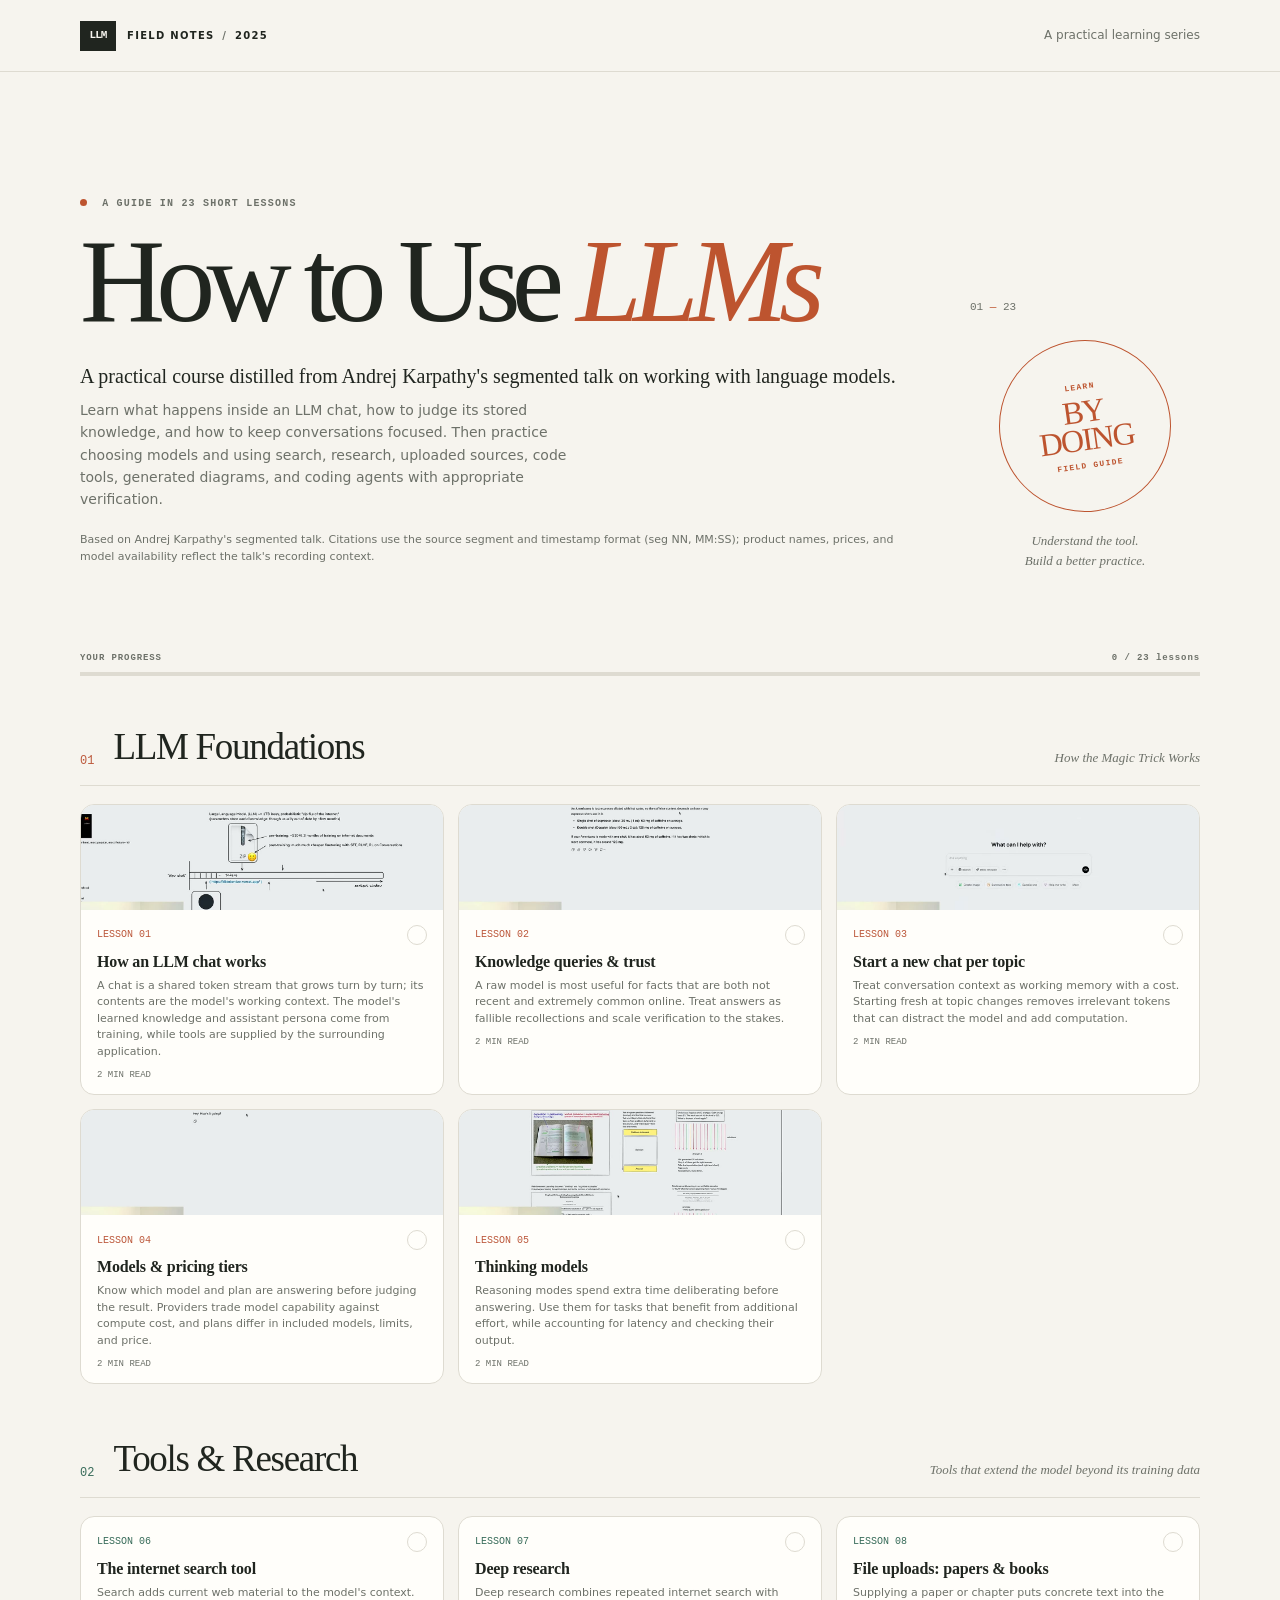
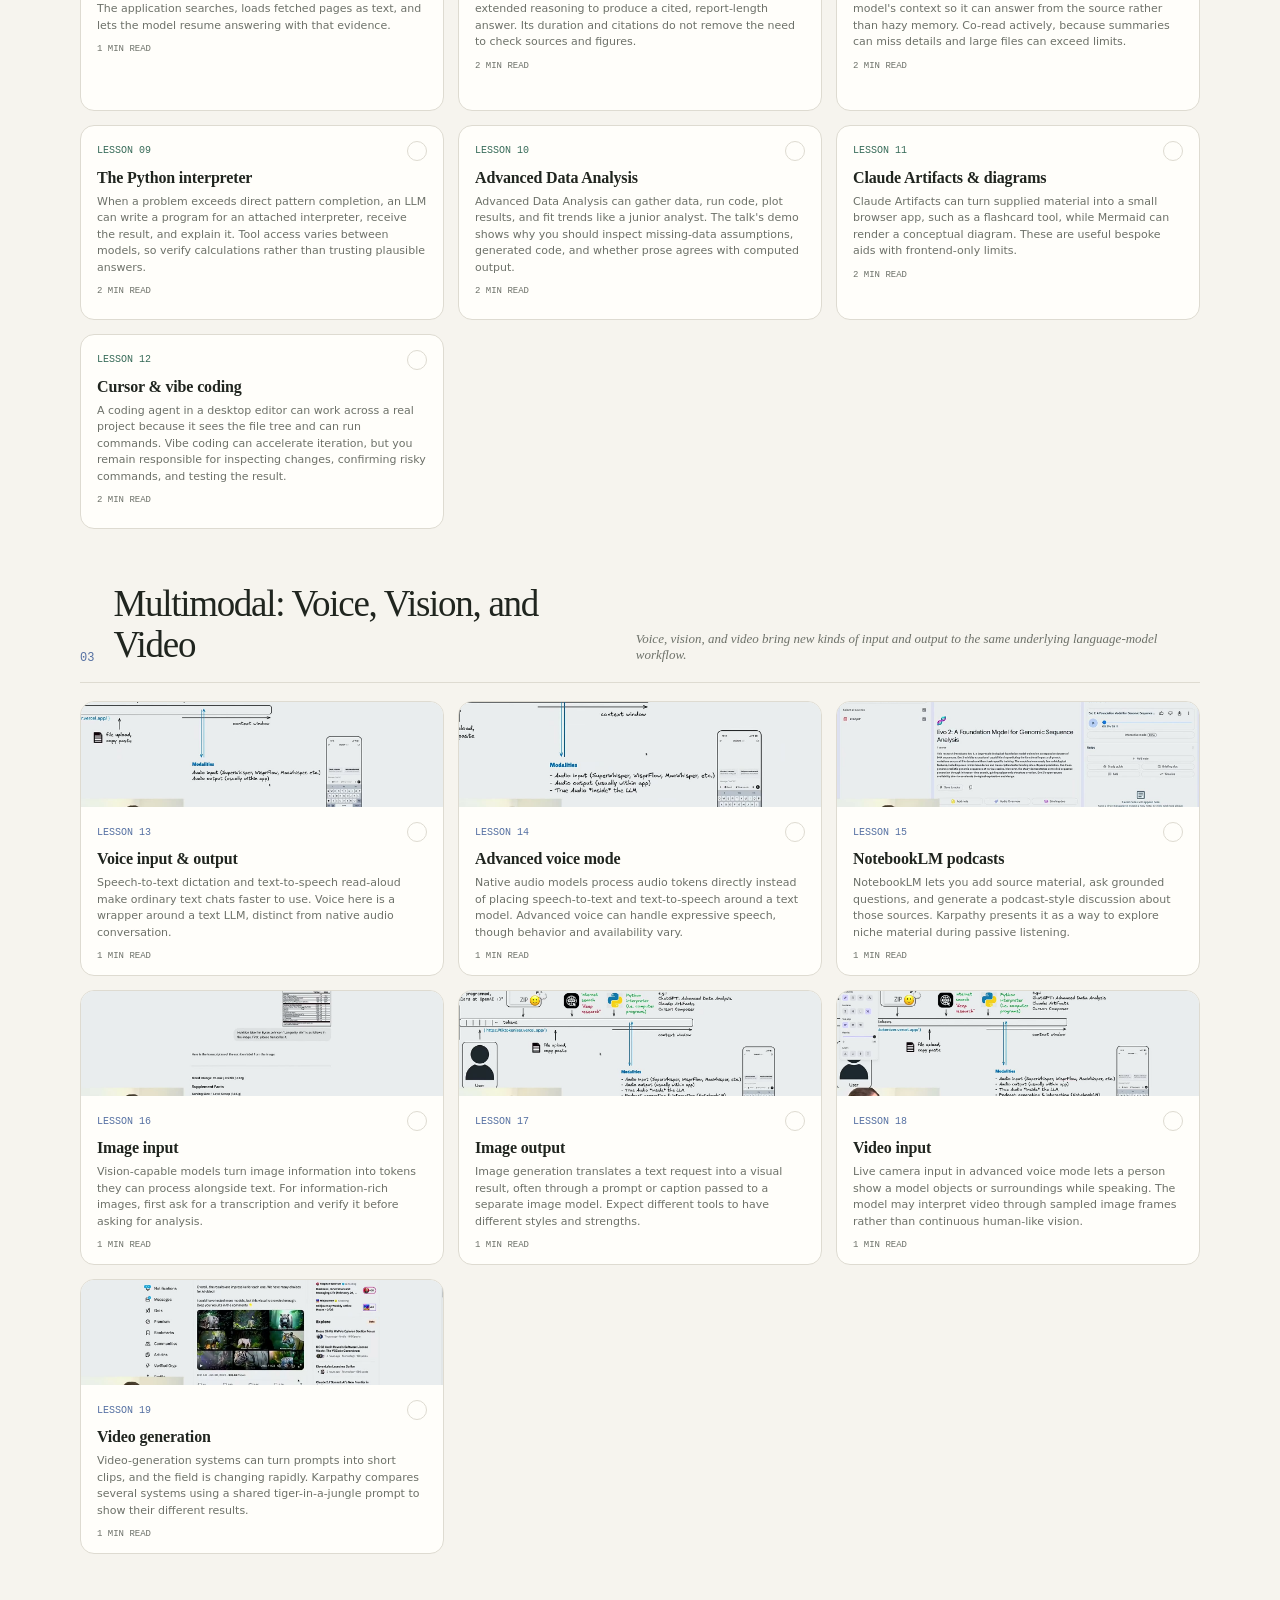
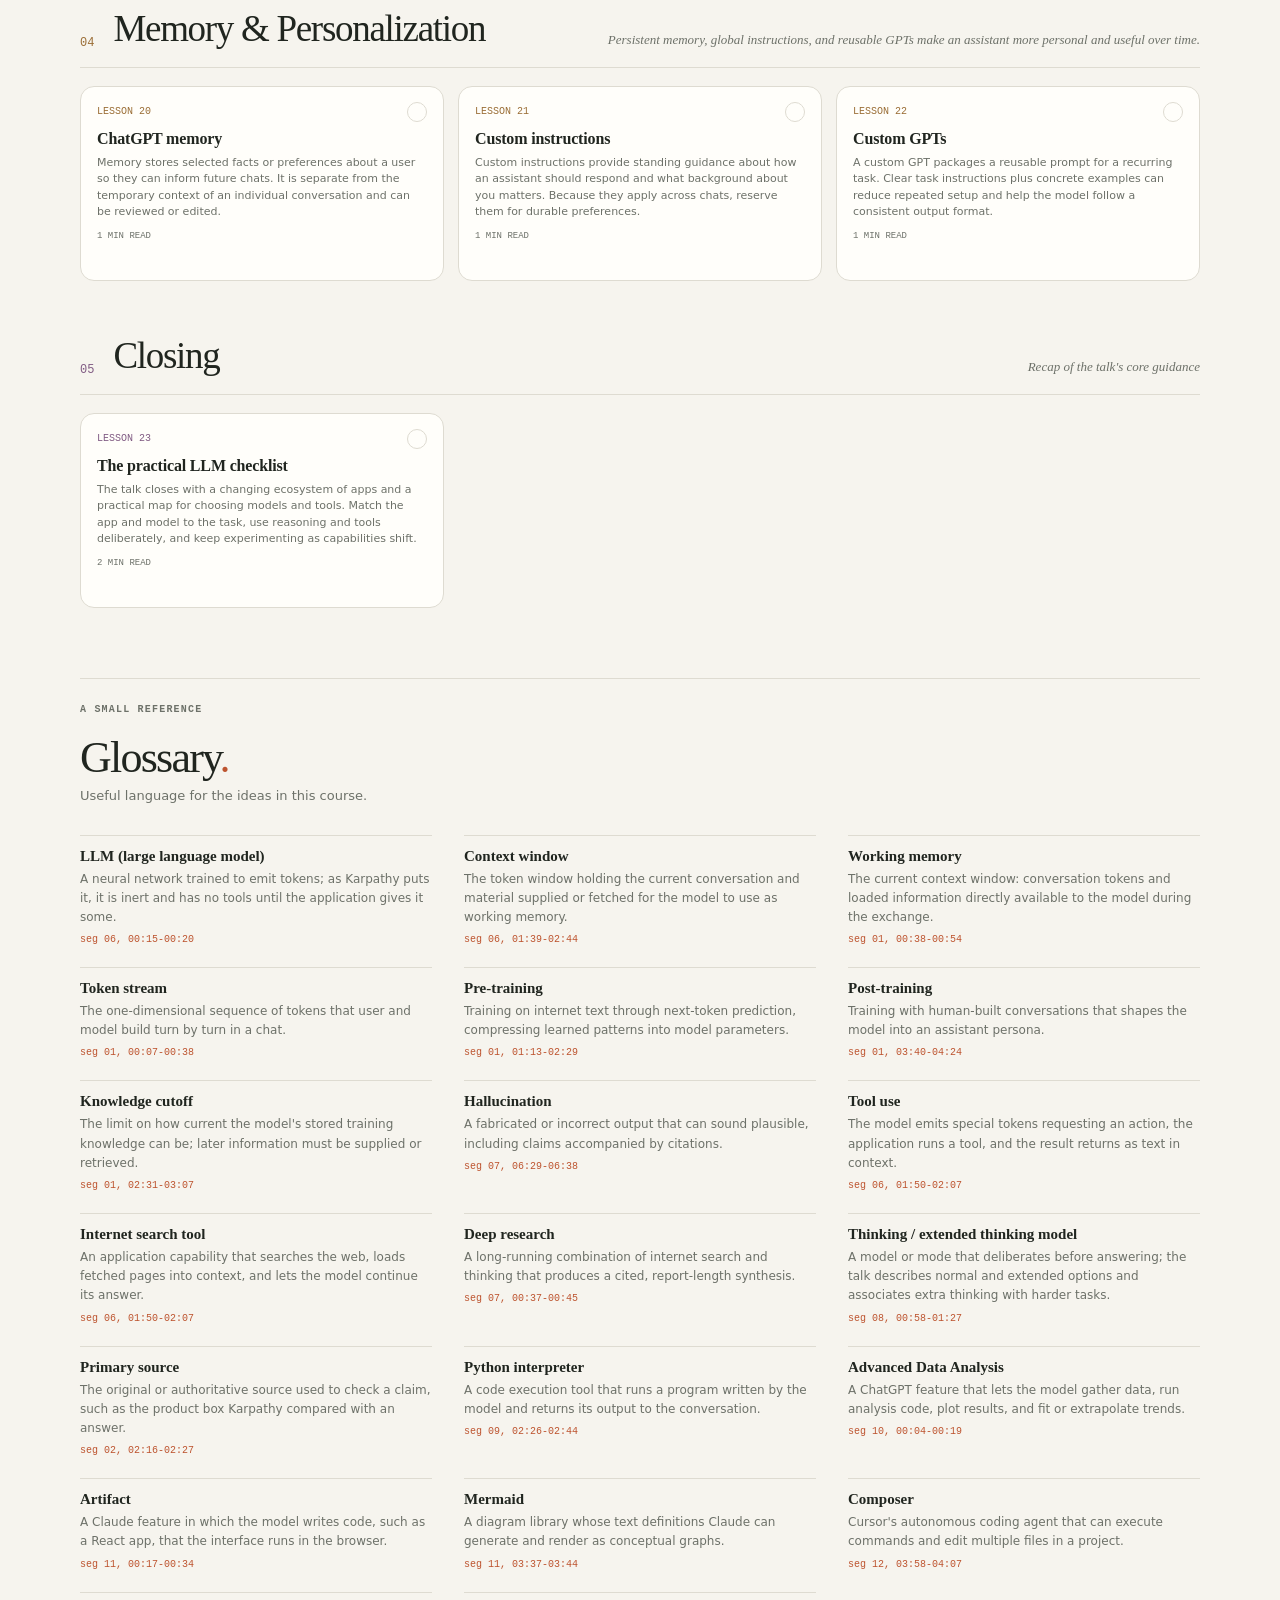
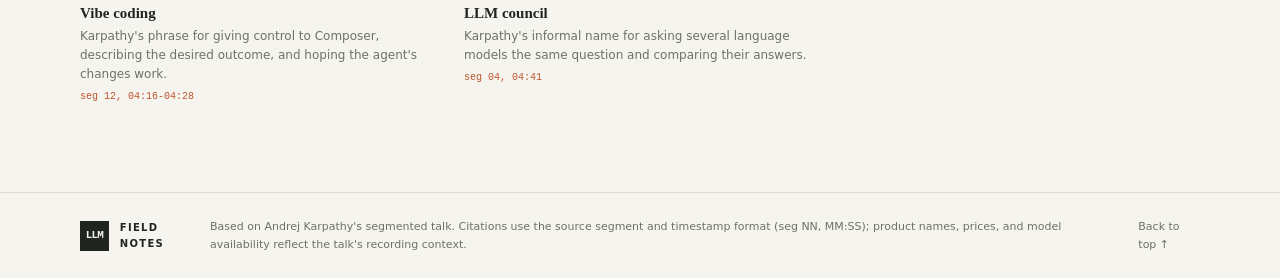
<file: index.html>
<!doctype html>
<html lang="en">
<head>
  <meta charset="utf-8">
  <meta name="viewport" content="width=device-width, initial-scale=1">
  <meta name="theme-color" content="#f6f4ee">
  <meta name="description" content="A thoughtful, practical guide to the ideas in Andrej Karpathy's talk on using large language models.">
  <title>How to Use LLMs — A field guide</title>
  <link rel="stylesheet" href="assets/css/site.css">
  <script src="assets/js/site.js" defer></script>
</head>
<body data-page="course">
  <a class="skip-link" href="#main">Skip to content</a>
  <header class="site-header"><a class="wordmark" href="index.html" aria-label="How to Use LLMs home"><span class="wordmark-mark">LLM</span><span>FIELD NOTES <span class="wordmark-divider">/</span> 2025</span></a><span class="header-note">A practical learning series</span></header>
  <main id="main">
    <section class="hero wrap" aria-labelledby="course-title">
      <div class="hero-copy"><p class="eyebrow"><span class="eyebrow-dot"></span> A GUIDE IN 23 SHORT LESSONS</p><h1 id="course-title">How to use<br><em>LLMs</em></h1><p class="hero-subtitle" id="course-subtitle"></p><p class="hero-description" id="course-description"></p><p class="attribution" id="course-attribution"></p></div>
      <aside class="hero-aside" aria-label="Course progress"><span class="aside-index">01 <i>—</i> 23</span><div class="hero-stamp"><span>LEARN</span><b>BY<br>DOING</b><span>FIELD GUIDE</span></div><p>Understand the tool.<br>Build a better practice.</p></aside>
    </section>
    <section class="progress-section wrap" aria-label="Your course progress"><div class="progress-label"><span>YOUR PROGRESS</span><span id="progress-count">0 / 23 lessons</span></div><div class="progress-track" role="progressbar" aria-label="Course progress" aria-valuemin="0" aria-valuemax="23" aria-valuenow="0"><span id="progress-fill"></span></div></section>
    <div id="course-content" class="wrap course-content" aria-live="polite"><p class="loading-note">Gathering the lesson notes…</p></div>
    <section class="glossary wrap" id="glossary"><div class="section-heading"><p class="eyebrow">A SMALL REFERENCE</p><h2>Glossary<span class="heading-period">.</span></h2><p>Useful language for the ideas in this course.</p></div><div class="glossary-grid" id="glossary-list"></div></section>
  </main>
  <footer class="site-footer"><div class="wrap footer-inner"><a class="wordmark" href="index.html"><span class="wordmark-mark">LLM</span><span>FIELD NOTES</span></a><p id="footer-attribution"></p><a class="back-top" href="#main">Back to top ↑</a></div></footer>
</body>
</html>
</file>
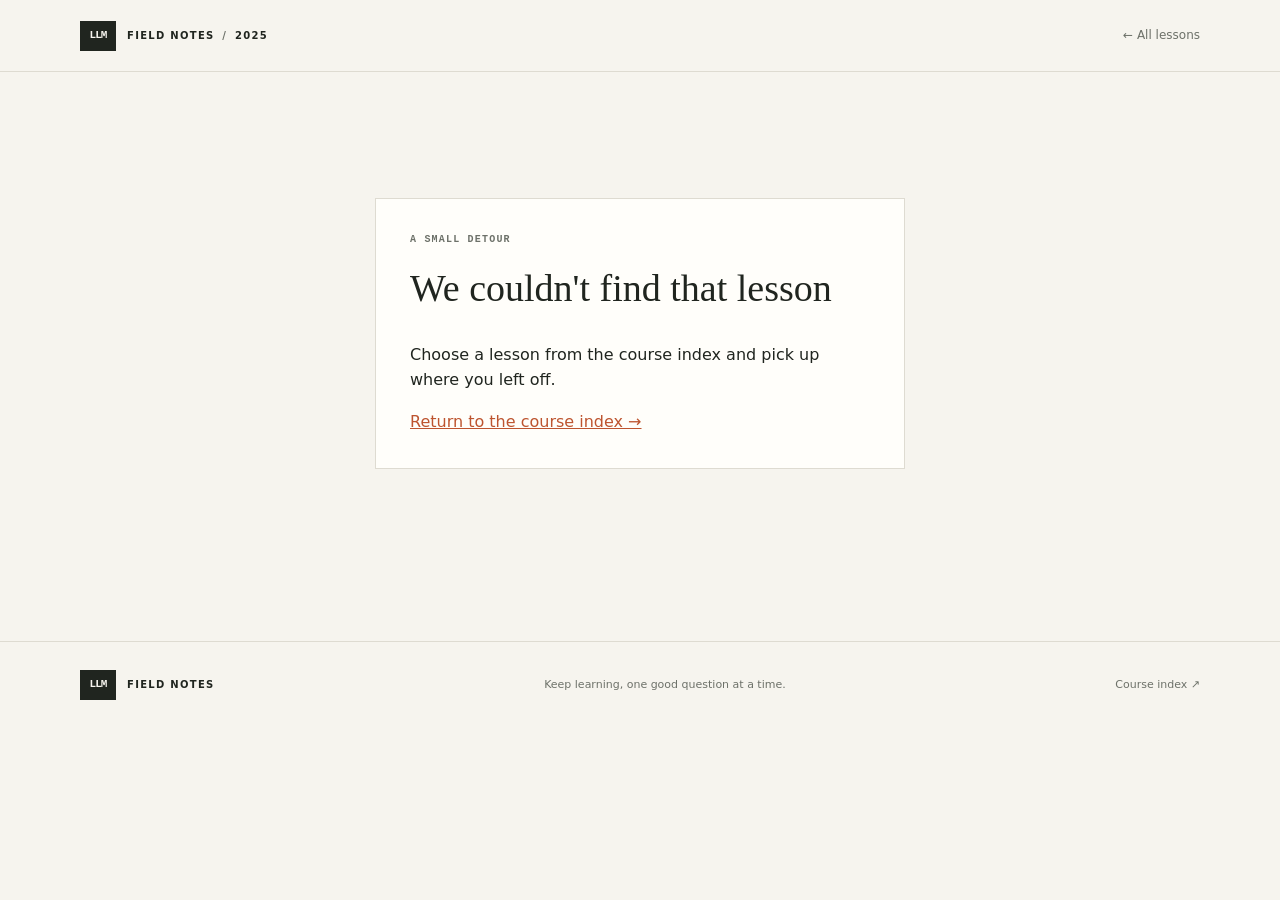
<file: lesson.html>
<!doctype html>
<html lang="en">
<head>
  <meta charset="utf-8">
  <meta name="viewport" content="width=device-width, initial-scale=1">
  <meta name="theme-color" content="#f6f4ee">
  <meta name="description" content="A short lesson from How to Use LLMs.">
  <title>Lesson — How to Use LLMs</title>
  <link rel="stylesheet" href="assets/css/site.css">
  <link rel="stylesheet" href="assets/css/quiz.css">
  <script src="assets/js/site.js" defer></script>
  <script src="assets/js/quiz.js" defer></script>
</head>
<body data-page="lesson">
  <a class="skip-link" href="#main">Skip to content</a>
  <header class="site-header"><a class="wordmark" href="index.html" aria-label="How to Use LLMs home"><span class="wordmark-mark">LLM</span><span>FIELD NOTES <span class="wordmark-divider">/</span> 2025</span></a><a class="header-back" href="index.html">← All lessons</a></header>
  <main id="main"><div id="lesson-root" class="wrap lesson-root" aria-live="polite"><p class="loading-note">Opening your lesson…</p></div></main>
  <footer class="site-footer"><div class="wrap footer-inner"><a class="wordmark" href="index.html"><span class="wordmark-mark">LLM</span><span>FIELD NOTES</span></a><p>Keep learning, one good question at a time.</p><a class="back-top" href="index.html">Course index ↗</a></div></footer>
</body>
</html>
</file>
<file: assets/css/site.css>
:root {
  color-scheme: light dark;
  --color-bg: #f6f4ee;
  --color-surface: #fffefa;
  --color-text: #20251f;
  --color-muted: #6d7169;
  --color-accent: #bd542f;
  --color-border: #dedbd1;
  --font-sans: Inter, ui-sans-serif, system-ui, -apple-system, BlinkMacSystemFont, "Segoe UI", sans-serif;
  --font-mono: "SFMono-Regular", Consolas, "Liberation Mono", monospace;
  --radius: 14px;
  --serif: Georgia, "Times New Roman", serif;
  --chapter-1: #bc583b;
  --chapter-2: #376b59;
  --chapter-3: #5570a2;
  --chapter-4: #9a6d35;
  --chapter-5: #805b83;
  font-family: var(--font-sans);
  background: var(--color-bg);
  color: var(--color-text);
  font-synthesis: none;
  text-rendering: optimizeLegibility;
}
@media (prefers-color-scheme: dark) {
  :root { --color-bg: #171a17; --color-surface: #202520; --color-text: #f0eee5; --color-muted: #a5aa9f; --color-accent: #f08b67; --color-border: #393f39; --chapter-1: #e18b6e; --chapter-2: #83b59d; --chapter-3: #9bb2e5; --chapter-4: #ddb576; --chapter-5: #c6a0c8; }
}
* { box-sizing: border-box; }
html { scroll-behavior: smooth; }
body { margin: 0; min-width: 320px; background: var(--color-bg); color: var(--color-text); line-height: 1.6; }
a { color: inherit; }
a:focus-visible, button:focus-visible { outline: 3px solid var(--color-accent); outline-offset: 4px; border-radius: 3px; }
::selection { background: var(--color-accent); color: #fff; }
.wrap { width: min(1120px, calc(100% - 48px)); margin-inline: auto; }
.skip-link { position: absolute; z-index: 20; top: 8px; left: 8px; padding: 9px 14px; transform: translateY(-160%); background: var(--color-text); color: var(--color-bg); }
.skip-link:focus { transform: translateY(0); }
.site-header { height: 72px; padding-inline: max(24px, calc((100vw - 1120px)/2)); border-bottom: 1px solid var(--color-border); display: flex; align-items: center; justify-content: space-between; }
.wordmark { display: inline-flex; align-items: center; gap: 11px; text-decoration: none; font-size: 10px; font-weight: 750; letter-spacing: .13em; }
.wordmark-mark { display: grid; place-items: center; width: 36px; height: 30px; background: var(--color-text); color: var(--color-bg); font-family: var(--font-mono); letter-spacing: -.08em; font-size: 11px; }
.wordmark-divider { color: var(--color-muted); padding-inline: 3px; }
.header-note, .header-back { color: var(--color-muted); font-size: 12px; text-decoration: none; }
.hero { display: grid; grid-template-columns: minmax(0, 1fr) 230px; gap: 50px; padding-block: clamp(66px, 10vw, 125px) 58px; }
.eyebrow { margin: 0 0 19px; color: var(--color-muted); font: 700 10px/1.4 var(--font-mono); letter-spacing: .12em; }
.eyebrow-dot { display: inline-block; width: 7px; height: 7px; margin-right: 8px; border-radius: 50%; background: var(--color-accent); }
h1,h2,h3,p { margin-top: 0; }
.hero h1 { margin: 0; font: 500 clamp(64px, 10vw, 118px)/.88 var(--serif); letter-spacing: -.075em; }
.hero h1 em { color: var(--color-accent); font-weight: 400; }
.hero-subtitle { margin: 28px 0 9px; font: 500 20px/1.4 var(--serif); }
.hero-description { max-width: 58ch; margin-bottom: 20px; color: var(--color-muted); font-size: 14px; }
.attribution { color: var(--color-muted); font-size: 11px; }
.hero-aside { align-self: end; padding-bottom: 6px; }
.aside-index { color: var(--color-muted); font: 11px var(--font-mono); }
.aside-index i { color: var(--color-accent); font-style: normal; }
.hero-stamp { width: 172px; height: 172px; margin: 22px auto 19px; border: 1px solid var(--color-accent); border-radius: 50%; display: flex; flex-direction: column; align-items: center; justify-content: center; transform: rotate(-8deg); color: var(--color-accent); font: 700 8px var(--font-mono); letter-spacing: .16em; }
.hero-stamp b { margin: 7px 0; text-align: center; font: 500 32px/.86 var(--serif); letter-spacing: -.05em; }
.hero-aside p { margin: 0; color: var(--color-muted); text-align: center; font: italic 13px/1.55 var(--serif); }
.progress-section { padding: 18px 0 51px; }
.progress-label { display: flex; justify-content: space-between; margin-bottom: 9px; color: var(--color-muted); font: 700 9px var(--font-mono); letter-spacing: .1em; }
.progress-track { height: 4px; overflow: hidden; background: var(--color-border); }
.progress-track span { display: block; width: 0; height: 100%; background: var(--color-accent); transition: width .4s ease; }
.chapter { --chapter: var(--chapter-1); margin-bottom: 55px; }
.chapter:nth-child(5n+2) { --chapter: var(--chapter-2); }.chapter:nth-child(5n+3) { --chapter: var(--chapter-3); }.chapter:nth-child(5n+4) { --chapter: var(--chapter-4); }.chapter:nth-child(5n+5) { --chapter: var(--chapter-5); }
.chapter-heading { display: flex; align-items: end; gap: 19px; padding-bottom: 17px; border-bottom: 1px solid var(--color-border); }
.chapter-number { color: var(--chapter); font: 12px var(--font-mono); }
.chapter-heading h2 { margin: 0; font: 500 clamp(25px, 4vw, 37px)/1.1 var(--serif); letter-spacing: -.035em; }
.chapter-tagline { margin: 0 0 2px auto; color: var(--color-muted); font: italic 13px var(--serif); }
.lesson-grid { display: grid; grid-template-columns: repeat(3, minmax(0,1fr)); gap: 14px; padding-top: 18px; }
.lesson-card { position: relative; min-height: 195px; padding: 0; border: 1px solid var(--color-border); border-radius: var(--radius); overflow: hidden; background: var(--color-surface); transition: transform .2s, border-color .2s; }
.lesson-card:hover { transform: translateY(-3px); border-color: var(--chapter); }
.lesson-card-link { display: flex; min-height: 193px; height: 100%; flex-direction: column; text-decoration: none; }
.card-image { width: 100%; height: 105px; object-fit: cover; background: color-mix(in srgb, var(--chapter) 14%, var(--color-surface)); }
.card-body { flex: 1; padding: 15px 16px 14px; }
.card-topline { display: flex; justify-content: space-between; align-items: center; margin-bottom: 7px; color: var(--chapter); font: 10px var(--font-mono); }
.card-title { margin: 0 0 6px; font: 600 16px/1.25 var(--serif); letter-spacing: -.01em; }
.card-summary { margin: 0; color: var(--color-muted); font-size: 11px; line-height: 1.5; }
.card-meta { padding-top: 10px; color: var(--color-muted); font: 9px var(--font-mono); }
.complete-mark { display: inline-grid; place-items: center; width: 20px; height: 20px; border: 1px solid var(--color-border); border-radius: 50%; color: transparent; }
.is-complete .complete-mark { color: var(--color-bg); background: var(--chapter); border-color: var(--chapter); }
.glossary { padding-block: 15px 90px; }
.section-heading { padding: 24px 0 28px; border-top: 1px solid var(--color-border); }
.section-heading h2 { margin: 0 0 7px; font: 500 44px/.98 var(--serif); letter-spacing: -.04em; }
.heading-period { color: var(--color-accent); }
.section-heading > p:last-child { margin: 0; color: var(--color-muted); font-size: 13px; }
.glossary-grid { display: grid; grid-template-columns: repeat(3,1fr); gap: 22px 32px; }
.glossary-item { padding-top: 12px; border-top: 1px solid var(--color-border); }
.glossary-item h3 { margin-bottom: 5px; font: 600 15px var(--serif); }
.glossary-item p { margin: 0; color: var(--color-muted); font-size: 12px; }
.glossary-item cite { display: block; margin-top: 7px; color: var(--color-accent); font: normal 10px var(--font-mono); }
.site-footer { border-top: 1px solid var(--color-border); }
.footer-inner { min-height: 85px; display: flex; align-items: center; justify-content: space-between; gap: 20px; }
.footer-inner p { margin: 0; color: var(--color-muted); font-size: 11px; }.back-top { color: var(--color-muted); font-size: 11px; text-decoration: none; }
.loading-note { color: var(--color-muted); }
/* Lesson reader */
.lesson-root { padding-top: 46px; padding-bottom: 92px; }
.lesson-column { width: min(760px,100%); margin-inline: auto; }
.breadcrumb { margin: 0 0 36px; color: var(--color-muted); font: 10px var(--font-mono); letter-spacing: .04em; }
.breadcrumb a { color: inherit; text-decoration: none; }.breadcrumb span { color: var(--color-accent); padding-inline: 5px; }
.lesson-kicker { margin-bottom: 13px; color: var(--chapter,var(--color-accent)); font: 700 10px var(--font-mono); letter-spacing: .12em; text-transform: uppercase; }
.lesson-title { max-width: 17ch; margin: 0 0 15px; font: 500 clamp(43px,7vw,68px)/.99 var(--serif); letter-spacing: -.055em; }
.lesson-summary { max-width: 64ch; margin: 0; color: var(--color-muted); font: 18px/1.55 var(--serif); }
.lesson-actions { display: flex; align-items: center; gap: 16px; margin: 27px 0 45px; }
.complete-button { padding: 10px 15px; border: 1px solid var(--color-text); border-radius: 2px; background: transparent; color: var(--color-text); font: 700 10px var(--font-mono); letter-spacing: .04em; cursor: pointer; }
.complete-button:hover,.complete-button[aria-pressed="true"] { background: var(--color-text); color: var(--color-bg); }
.read-time { color: var(--color-muted); font: 10px var(--font-mono); }
.lesson-rule { height: 1px; margin-bottom: 39px; border: 0; background: var(--color-border); }
.objectives { margin: 0 0 48px; padding: 21px 25px; border-left: 2px solid var(--chapter,var(--color-accent)); background: color-mix(in srgb,var(--chapter,var(--color-accent)) 7%,var(--color-surface)); }
.objectives h2,.lesson-block h2 { margin-bottom: 14px; font: 500 25px/1.15 var(--serif); letter-spacing: -.02em; }
.objectives ul { margin: 0; padding-left: 19px; color: var(--color-muted); font-size: 13px; }.objectives li+li { margin-top: 5px; }
.lesson-block { margin: 0 0 43px; }.lesson-block > h2 { margin-bottom: 14px; }
.lesson-prose { max-width: 70ch; color: var(--color-text); font-size: 15px; line-height: 1.85; }
.lesson-prose p { margin: 0 0 1.1em; }.lesson-prose ul,.lesson-prose ol { padding-left: 1.4em; margin: 0 0 1.2em; }.lesson-prose li+li { margin-top: .35em; }
.lesson-prose blockquote { margin: 1.3em 0; padding-left: 18px; border-left: 2px solid var(--chapter,var(--color-accent)); color: var(--color-muted); font: italic 18px/1.5 var(--serif); }
.lesson-prose code { padding: .1em .32em; border-radius: 3px; background: var(--color-border); font: .87em var(--font-mono); }
.lesson-prose a { color: var(--color-accent); text-underline-offset: 3px; }
.quote-card { margin: 30px 0; padding: 25px 28px; border: 1px solid var(--color-border); border-radius: var(--radius); background: var(--color-surface); }
.quote-card blockquote { margin: 0 0 12px; font: italic 21px/1.45 var(--serif); letter-spacing: -.015em; }
.quote-card cite { color: var(--color-accent); font: normal 10px var(--font-mono); }
.media-grid { display: grid; grid-template-columns: repeat(2,minmax(0,1fr)); gap: 16px; }
.media-figure { margin: 0; overflow: hidden; border: 1px solid var(--color-border); border-radius: 10px; background: var(--color-surface); }
.media-figure img { display: block; width: 100%; max-height: 390px; object-fit: cover; background: var(--color-border); }
.media-figure figcaption { padding: 10px 12px; color: var(--color-muted); font-size: 11px; }.media-figure figcaption time { color: var(--color-accent); font: 10px var(--font-mono); }
.takeaway-panel { padding: 27px 29px; border-radius: var(--radius); background: color-mix(in srgb,var(--chapter,var(--color-accent)) 12%,var(--color-surface)); }
.takeaway-panel h2 { font: 500 27px var(--serif); }.takeaway-panel ul { margin: 0; padding-left: 18px; }.takeaway-panel li+li { margin-top: 8px; }
.practice-list { counter-reset: practice; list-style: none; padding: 0; }.practice-list li { counter-increment: practice; display: grid; grid-template-columns: 28px 1fr; gap: 11px; padding-block: 12px; border-bottom: 1px solid var(--color-border); }.practice-list li::before { content: "0" counter(practice); color: var(--color-accent); font: 10px var(--font-mono); padding-top: 4px; }
#quiz-mount { margin-block: 48px; }
.lesson-nav { display: grid; grid-template-columns: 1fr 1fr; gap: 12px; margin-top: 60px; padding-top: 18px; border-top: 1px solid var(--color-border); }
.lesson-nav a { min-height: 76px; padding: 12px 15px; border: 1px solid var(--color-border); border-radius: 9px; text-decoration: none; transition: border-color .18s; }.lesson-nav a:hover { border-color: var(--color-accent); }
.lesson-nav .next { text-align: right; }.nav-label { display: block; color: var(--color-muted); font: 9px var(--font-mono); letter-spacing: .08em; }.nav-title { display: block; margin-top: 5px; font: 15px/1.25 var(--serif); }.nav-empty { visibility: hidden; }
.error-card { margin: 80px auto; max-width: 530px; padding: 34px; border: 1px solid var(--color-border); background: var(--color-surface); }.error-card h1 { font: 500 38px var(--serif); }.error-card a { color: var(--color-accent); }
@media (max-width: 760px) { .wrap { width: min(100% - 36px,620px); }.hero { grid-template-columns: 1fr; padding-top: 72px; }.hero-aside { display: none; }.lesson-grid { grid-template-columns: repeat(2,minmax(0,1fr)); }.chapter-tagline { display: none; }.glossary-grid { grid-template-columns: repeat(2,1fr); }.footer-inner { flex-wrap: wrap; padding-block: 18px; }.footer-inner p { order: 3; width: 100%; } }
@media (max-width: 480px) { .site-header { height: 62px; padding-inline: 18px; }.header-note { display: none; }.wrap { width: calc(100% - 36px); }.hero { padding-block: 61px 43px; }.hero h1 { font-size: 70px; }.lesson-grid { grid-template-columns: 1fr; gap: 10px; }.lesson-card,.lesson-card-link { min-height: 160px; }.card-image { height: 135px; }.glossary-grid { grid-template-columns: 1fr; }.lesson-root { padding-top: 30px; }.breadcrumb { margin-bottom: 28px; }.lesson-actions { margin-bottom: 32px; }.media-grid { grid-template-columns: 1fr; }.quote-card { padding: 20px; }.lesson-nav { gap: 7px; }.lesson-nav a { padding: 10px; }.nav-title { font-size: 13px; } }
@media (prefers-reduced-motion: reduce) { *,*::before,*::after { scroll-behavior: auto !important; transition-duration: .01ms !important; animation-duration: .01ms !important; } }
</file>
<file: assets/css/quiz.css>
.quiz {
  --quiz-bg: var(--color-surface, #fff);
  --quiz-text: var(--color-text, #1f2937);
  --quiz-muted: var(--color-muted, #6b7280);
  --quiz-accent: var(--color-accent, #4f46e5);
  --quiz-border: var(--color-border, #d1d5db);
  --quiz-radius: var(--radius, 0.75rem);
  color: var(--quiz-text);
  font-family: var(--font-sans, system-ui, sans-serif);
  margin-block: 2rem;
}

.quiz-title {
  color: var(--quiz-text);
  font-size: 1.35rem;
  margin: 0 0 0.5rem;
}

.quiz-score,
.quiz-finish,
.quiz-note {
  color: var(--quiz-muted);
  margin: 0.5rem 0 1rem;
}

.quiz-score {
  font-family: var(--font-mono, ui-monospace, monospace);
  font-size: 0.95rem;
}

.quiz-questions {
  display: grid;
  gap: 1rem;
}

.quiz-question {
  background: var(--quiz-bg);
  border: 1px solid var(--quiz-border);
  border-radius: var(--quiz-radius);
  margin: 0;
  min-width: 0;
  padding: 1rem;
}

.quiz-question legend {
  font-weight: 650;
  line-height: 1.5;
  padding: 0 0.25rem;
}

.quiz-question:disabled {
  opacity: 1;
}

.quiz-options {
  display: grid;
  gap: 0.5rem;
  margin-top: 0.75rem;
}

.quiz-choice {
  align-items: flex-start;
  border: 1px solid var(--quiz-border);
  border-radius: calc(var(--quiz-radius) * 0.65);
  cursor: pointer;
  display: flex;
  gap: 0.65rem;
  line-height: 1.45;
  padding: 0.7rem 0.8rem;
  transition: border-color 140ms ease, background-color 140ms ease;
}

.quiz-choice:hover,
.quiz-choice:focus-within {
  border-color: var(--quiz-accent);
}

.quiz-choice input {
  accent-color: var(--quiz-accent);
  flex: 0 0 auto;
  margin: 0.2rem 0 0;
}

.quiz-choice.is-correct {
  background: color-mix(in srgb, var(--quiz-accent) 12%, var(--quiz-bg));
  border-color: var(--quiz-accent);
}

.quiz-choice.is-incorrect {
  background: color-mix(in srgb, var(--quiz-muted) 12%, var(--quiz-bg));
  border-color: var(--quiz-muted);
}

.quiz-explanation {
  border-left: 3px solid var(--quiz-accent);
  color: var(--quiz-muted);
  line-height: 1.55;
  margin: 0.85rem 0 0;
  padding-left: 0.75rem;
}

.quiz-reset {
  background: var(--quiz-accent);
  border: 1px solid var(--quiz-accent);
  border-radius: var(--quiz-radius);
  color: var(--color-bg, #fff);
  cursor: pointer;
  font: inherit;
  font-weight: 600;
  padding: 0.65rem 1rem;
}

.quiz-reset:hover {
  filter: brightness(0.94);
}

.quiz-reset:focus-visible,
.quiz-choice:focus-within {
  outline: 2px solid var(--quiz-accent);
  outline-offset: 2px;
}

@media (prefers-reduced-motion: reduce) {
  .quiz-choice {
    transition: none;
  }
}
</file>
